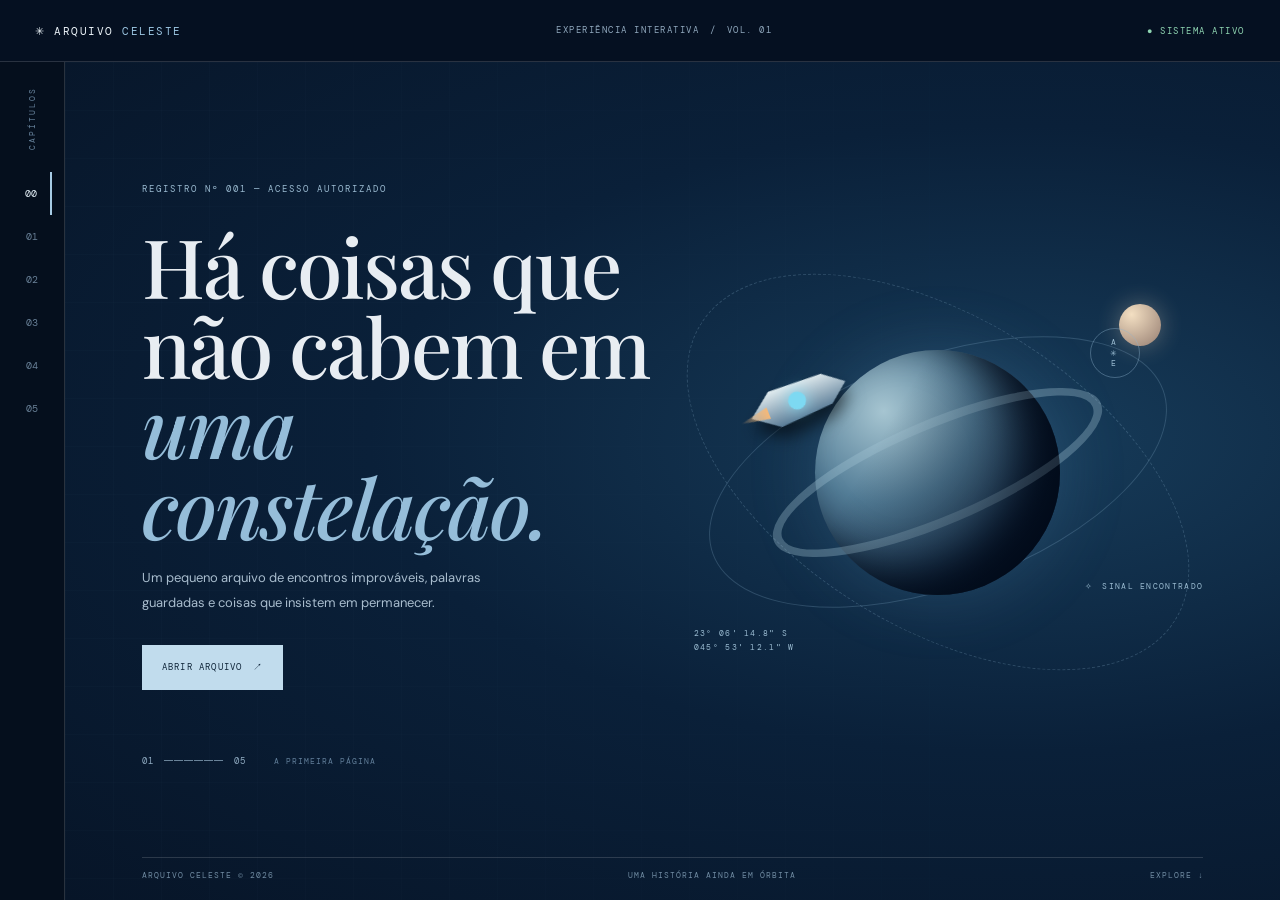
<file: index.html>
<!doctype html><html lang="pt-BR"><head><meta charset="utf-8"><meta name="viewport" content="width=device-width,initial-scale=1"><meta name="theme-color" content="#08182d"><title>Arquivo Celeste</title><link rel="preconnect" href="https://fonts.googleapis.com"><link href="https://fonts.googleapis.com/css2?family=DM+Mono:wght@400;500&family=DM+Sans:wght@400;500;700&family=Playfair+Display:ital,wght@0,500;0,600;1,500&display=swap" rel="stylesheet"><link rel="stylesheet" href="style.css"></head><body><div class="grain"></div><header><a class="brand" href="#" data-go="home">✳ ARQUIVO <b>CELESTE</b></a><span>EXPERIÊNCIA INTERATIVA　/　VOL. 01</span><span class="live">● SISTEMA ATIVO</span></header><nav class="rail"><small>CAPÍTULOS</small><button class="active" data-go="home">00</button><button data-go="intro">01</button><button data-go="game">02</button><button data-go="interlude">03</button><button data-go="quiz">04</button><button data-go="end">05</button></nav><main>
<section id="home" class="screen active blue"><div class="grid"></div><div class="hero"><div class="hero-copy"><label>REGISTRO Nº 001 — ACESSO AUTORIZADO</label><h1>Há coisas que<br>não cabem em<br><em>uma constelação.</em></h1><p>Um pequeno arquivo de encontros improváveis, palavras guardadas e coisas que insistem em permanecer.</p><button class="primary" data-go="intro">ABRIR ARQUIVO　↗</button><div class="folio">01　━━━━━━　05　 <small>A PRIMEIRA PÁGINA</small></div></div><div class="space-art"><div class="orbit o1"></div><div class="orbit o2"></div><div class="planet"><i></i></div><div class="moon"></div><div class="ship"><b></b><i></i></div><span class="coord">23° 06' 14.8" S<br>045° 53' 12.1" W</span><span class="signal">✧　SINAL ENCONTRADO</span><span class="seal">A<br>✳<br>E</span></div></div><footer>ARQUIVO CELESTE © 2026 <span>UMA HISTÓRIA AINDA EM ÓRBITA</span><span>EXPLORE ↓</span></footer></section>
<section id="intro" class="screen blue"><div class="heading"><label>PRÓLOGO / NOTA DE ABERTURA</label><h2>Antes de qualquer<br><em>começo.</em></h2><p>Alguns registros não foram feitos para explicar. Foram feitos para que certas coisas não se percam.</p></div><div class="intro-grid"><article class="paper"><small>NOTA 001-A　/　ARQUIVO PESSOAL</small><blockquote>“Há pessoas que chegam e, sem perceber, <em>alteram a gravidade</em> de tudo ao redor.”</blockquote><small>FRAGMENTO DE UM PENSAMENTO　✳</small></article><div class="memories"><div class="photo p1"><span>01 / O QUE FICA</span></div><div class="photo p2"><span>02 / O QUE SE DESCOBRE</span></div><small>IMAGENS DE UM UNIVERSO PARTICULAR ↗</small></div><article class="manifesto"><label>MANIFESTO<br><strong>001</strong></label><p>Este arquivo não promete respostas. É feito de pequenas missões, referências, lembranças e perguntas que merecem ser feitas com calma.</p><p>Leia sem pressa. Explore sem mapa. E, se alguma coisa parecer familiar, talvez seja porque ela já estava aqui.</p><button class="link" data-go="game">INICIAR PRIMEIRA MISSÃO →</button></article></div><footer>BLUE SECTOR / 01 <span>PRÓXIMO: UMA PEQUENA INTERFERÊNCIA NO ESPAÇO</span></footer></section>
<section id="game" class="screen blue"><div class="game-title"><div><label>MISSÃO 01 / DEFESA ORBITAL</label><h2>Não deixe que<br><em>eles escapem.</em></h2></div><div class="seal round">ARQUIVO<br><b>01</b><br>ATIVO</div></div><div class="instructions">⌖　 Os cupidos invadiram o setor. <b>Toque diretamente neles para disparar.</b> Acerte 12 alvos antes que suas três chances acabem. <small>TOQUE / CLIQUE</small></div><div class="gamebox"><div class="hud"><div><small>ALVOS ATINGIDOS</small><b id="score">00 <i>/ 12</i></b></div><span>● SISTEMA DE MIRA ONLINE</span><div><small>ENERGIA</small><b class="hearts" id="hearts">♥ ♥ ♥</b></div></div><canvas id="field"></canvas><div class="overlay" id="overlay"><div><small>SETOR 01 // OPERAÇÃO CUPIDO</small><h3>Pronto para<br><em>interceptar?</em></h3><p>Os alvos atravessarão o campo. Mire e toque neles antes que desapareçam.</p><button class="primary" id="start">INICIAR OPERAÇÃO ↗</button></div></div><div class="gamefoot"><span>TRACKING: <b id="tracking">AGUARDANDO</b></span><span>ALVOS NO SETOR: <b id="count">—</b></span><span>SECTOR 7G · DEEP SPACE</span></div></div><p class="tip">✳　DICA: não é preciso arrastar. Basta tocar diretamente nos cupidos.</p></section>
<section id="interlude" class="screen purple"><div class="interlude"><aside>INTERLÚDIO I　│　ENTRE O RUÍDO E A PALAVRA</aside><div class="inter-copy"><label>PAUSA PARA LEITURA / 02</label><div class="quote">“</div><h2>Talvez compreender<br>seja também uma<br>forma de <em>aproximação.</em></h2><p>Há frases que não terminam quando a leitura acaba. Elas continuam trabalhando em silêncio, encontrando novos sentidos conforme a gente muda.</p><small>━━━━　UM INTERVALO ENTRE DUAS MISSÕES</small><button class="primary purplebtn" data-go="quiz">CONTINUAR PARA O ARQUIVO LITERÁRIO ↗</button></div><div class="book"><div class="cover"><small>COLEÇÃO DE FRAGMENTOS</small><b>Entre<br>linhas</b><small>VOL. 01 · 2026</small><i>✳</i></div></div></div><footer>PURPLE SECTOR / 02 <span>O PRÓXIMO DESAFIO EXIGE ATENÇÃO</span></footer></section>
<section id="quiz" class="screen purple"><div class="game-title"><div><label>MISSÃO 02 / EXERCÍCIO DE LEITURA</label><h2>Leia nas<br><em>entrelinhas.</em></h2></div><div class="progress"><b id="qnum">01</b><span><i id="bar"></i></span>03</div></div><div class="quiz"><aside><strong>§</strong>DEPARTAMENTO<br>DE LITERATURA<hr>TRÊS FRAGMENTOS.<br>TRÊS ESCOLHAS.<br>NENHUMA PRESSA.</aside><div class="qarea"><small id="qtype">FRAGMENTO 01 / AUTORIA</small><article class="quote-card"><blockquote id="quote">Não se pode escrever nada com indiferença.</blockquote><small>FRAGMENTO DO ARQUIVO // LEITURA ATENTA</small></article><h3 id="prompt">A quem pertence este pensamento?</h3><div id="answers" class="answers"></div><p id="feedback"></p><button class="primary purplebtn" id="next" disabled>CONFIRMAR RESPOSTA →</button></div></div><footer>PURPLE SECTOR / 03 <span>INTERPRETAÇÃO É UMA FORMA DE INVESTIGAÇÃO</span></footer></section>
<section id="end" class="screen red"><div class="red-geometry"></div><div class="ending"><label>INTERLÚDIO II / ÚLTIMO REGISTRO DISPONÍVEL</label><small>04 — 05</small><h2>O que ainda<br>não foi <em>dito.</em></h2><p>Você chegou até aqui. O próximo capítulo permanece fechado por enquanto — não por falta de caminho, mas porque algumas ideias precisam de tempo para encontrar sua própria forma.</p><div class="endfoot">ARQUIVO CELESTE / FIM DA VERSÃO 01 <button class="link" data-go="home">↶ VOLTAR AO INÍCIO</button></div></div><span class="side-note">A CONTINUAÇÃO AINDA ESTÁ SENDO ESCRITA</span><footer>RED SECTOR / 04 <span>FIM DO ARQUIVO DISPONÍVEL</span></footer></section></main><script src="script.js"></script></body></html>
</file>
<file: style.css>
*{box-sizing:border-box} :root{--line:#ffffff25;--pale:#d9e8f1}body{margin:0;background:#050d19;color:#e8edf2;font-family:"DM Sans",sans-serif}.grain{pointer-events:none}header{height:62px;position:absolute;z-index:5;top:0;left:0;right:0;border-bottom:1px solid var(--line);background:#061326aa;backdrop-filter:blur(12px);display:flex;align-items:center;justify-content:space-between;padding:0 35px;font:9px "DM Mono";letter-spacing:1.5px;color:#91a9be}header .brand{font-size:11px;color:#edf5fa;text-decoration:none}header b{color:#9bc5e1;font-weight:400}.live{color:#8fd5b2}.rail{position:absolute;z-index:6;top:62px;bottom:0;width:65px;border-right:1px solid var(--line);display:flex;align-items:center;flex-direction:column;padding-top:25px;background:#06132655}.rail small{writing-mode:vertical-rl;transform:rotate(180deg);font:8px "DM Mono";letter-spacing:2px;color:#66819a;margin-bottom:22px}.rail button{border:0;background:none;color:#698097;font:10px "DM Mono";height:43px;width:40px;cursor:pointer}.rail button.active{color:#e5f1f8;border-right:2px solid #a7cce5}main{margin-left:65px;padding-top:62px}.screen{display:none;position:relative;min-height:calc(100vh - 62px);padding:55px clamp(25px,6vw,85px) 70px;overflow:hidden;animation:appear .6s ease}.screen.active{display:block}@keyframes appear{from{opacity:0;transform:translateY(12px)}to{opacity:1;transform:none}}.blue{background:radial-gradient(ellipse at 78% 45%,#173c5a,#0a2039 48%,#071528 100%)}.grid{position:absolute;inset:0;opacity:.16;background-image:linear-gradient(#8bb1cf22 1px,transparent 1px),linear-gradient(90deg,#8bb1cf22 1px,transparent 1px);background-size:48px 48px;mask-image:linear-gradient(90deg,#000,transparent)}label{font:9px "DM Mono";letter-spacing:2px;color:#9bbbd1}.hero{min-height:calc(100vh - 190px);display:grid;grid-template-columns:1fr 1fr;align-items:center;position:relative;z-index:1}.hero-copy h1,.heading h2,.game-title h2,.inter-copy h2,.ending h2{font:clamp(48px,6.4vw,88px)/.98 "Playfair Display";font-weight:500;letter-spacing:-2px;margin:28px 0 20px}.hero-copy h1 em,.heading em,.game-title em,.inter-copy em,.ending em{color:#95bdd9}.hero-copy p,.heading p{max-width:400px;color:#a9bdce;font-size:13px;line-height:1.9;margin-bottom:30px}.primary{border:1px solid #c1dced;background:#c1dced;color:#10263a;padding:15px 19px;font:9px "DM Mono";letter-spacing:1.2px;cursor:pointer;transition:.2s}.primary:hover{background:#eff8ff;transform:translateY(-2px);box-shadow:0 8px 25px #7db6da44}.folio{margin-top:65px;color:#91acc2;font:9px "DM Mono";letter-spacing:1px}.folio small{margin-left:12px;color:#617e99}.space-art{height:480px;position:relative;display:grid;place-items:center}.orbit{position:absolute;border:1px solid #9dc5df38;border-radius:50%;left:50%;top:50%;transform:translate(-50%,-50%) rotate(-20deg)}.o1{width:480px;height:230px}.o2{width:560px;height:310px;transform:translate(-50%,-50%) rotate(32deg);border-style:dashed}.planet{width:245px;height:245px;border-radius:50%;background:radial-gradient(circle at 28% 25%,#a6c5d1,#527c96 36%,#1b3855 72%,#081629);box-shadow:inset -35px -20px 45px #020b18,0 0 70px #6ca9d133;position:relative}.planet:before{content:"";position:absolute;inset:70px -55px;border:9px solid #a6c7d455;border-radius:50%;transform:rotate(-23deg)}.planet i{position:absolute;inset:0;border-radius:50%;background:linear-gradient(120deg,transparent 30%,#020b1caa)}.moon{position:absolute;right:8%;top:15%;width:42px;height:42px;border-radius:50%;background:radial-gradient(circle at 30% 25%,#f3dfc2,#957d71);box-shadow:0 0 25px #f3dfc255}.ship{position:absolute;left:12%;top:30%;width:125px;height:48px;transform:rotate(-22deg);animation:float 5s ease-in-out infinite;filter:drop-shadow(0 12px 8px #0008)}.ship:before{content:"";position:absolute;inset:5px 12px;background:linear-gradient(#e3edf0,#597b96);clip-path:polygon(0 50%,25% 0,80% 8%,100% 50%,80% 92%,25% 100%)}.ship b{position:absolute;left:52px;top:15px;width:18px;height:18px;background:#7dd9f2;border-radius:50%;box-shadow:0 0 15px #7dd9f2}.ship i{position:absolute;left:0;top:19px;width:30px;height:12px;background:linear-gradient(90deg,transparent,#f5b878);clip-path:polygon(100% 0,100% 100%,0 50%)}@keyframes float{50%{translate:0 -12px}}.coord,.signal,.seal{position:absolute;font:8px "DM Mono";letter-spacing:1.3px;color:#9abbd1}.coord{left:4%;bottom:12%;line-height:1.8}.signal{right:0;bottom:25%}.seal{right:12%;top:20%;border:1px solid #8eb5d066;border-radius:50%;width:50px;height:50px;display:grid;place-content:center;text-align:center;line-height:1.3}.seal.round{position:static;flex-shrink:0;width:75px;height:75px}.seal b{font:27px "Playfair Display"}.screen footer{position:absolute;bottom:20px;left:clamp(25px,6vw,85px);right:clamp(25px,6vw,85px);border-top:1px solid var(--line);padding-top:12px;display:flex;justify-content:space-between;color:#708ba2;font:8px "DM Mono";letter-spacing:1px}.heading{position:relative;z-index:1}.heading h2,.game-title h2{font-size:clamp(43px,5vw,66px);margin:20px 0 12px}.intro-grid{display:grid;grid-template-columns:1.1fr .9fr .85fr;gap:28px;align-items:center;position:relative;z-index:1;margin-top:45px}.paper{background:#d8d4c9;color:#1c3041;padding:25px 28px;min-height:260px;box-shadow:12px 18px 30px #0004;transform:rotate(-1deg);display:flex;flex-direction:column;justify-content:space-between}.paper small{font:8px "DM Mono";letter-spacing:1px;color:#64727c}.paper blockquote{font:clamp(25px,2.5vw,36px)/1.25 "Playfair Display";margin:25px 0}.paper em{color:#557b96}.memories{height:300px;position:relative}.photo{position:absolute;width:76%;height:205px;border:7px solid #d8d7ce;box-shadow:0 12px 25px #0005}.photo span{position:absolute;bottom:8px;left:10px;color:white;font:8px "DM Mono";text-shadow:0 1px 5px #000}.p1{top:0;left:0;transform:rotate(-5deg);background:radial-gradient(circle at 70% 22%,#f4d7a6 0 5%,transparent 6%),linear-gradient(160deg,#223d51,#6c8a91 50%,#c69a75)}.p2{right:0;bottom:0;transform:rotate(5deg);background:radial-gradient(circle at 55% 35%,#e6d6bf 0 20%,transparent 21%),linear-gradient(140deg,#282a47,#80586a 65%,#d3a68b)}.memories>small{position:absolute;bottom:-5px;left:4px;color:#91a9bb;font:7px "DM Mono";letter-spacing:1px}.manifesto{border-left:1px solid #7794aa;padding:10px 0 10px 24px;color:#afc0ce;font-size:12px;line-height:1.9}.manifesto label{line-height:1.5}.manifesto strong{font:38px "Playfair Display";color:#e0ebf2}.manifesto p{margin:15px 0}.link{border:0;border-bottom:1px solid #7998b1;background:none;color:#c3ddeb;padding:10px 0;font:9px "DM Mono";letter-spacing:1px;cursor:pointer}.game-title{display:flex;align-items:flex-end;justify-content:space-between;position:relative;z-index:1}.instructions{position:relative;z-index:1;border:1px solid #62829e66;background:#0a1d32;padding:13px 16px;color:#b7c9d7;font-size:11px;margin:12px 0 15px}.instructions b{color:white}.instructions small{float:right;font:8px "DM Mono";color:#88a7bf;letter-spacing:1px}.gamebox{position:relative;border:1px solid #6487a5;background:#061222;z-index:1;box-shadow:0 20px 45px #0005}.hud{height:48px;background:#0b1d30;border-bottom:1px solid #3a5a75;display:flex;justify-content:space-between;align-items:center;padding:0 17px;font:8px "DM Mono";color:#829eb4}.hud small{display:block;font-size:7px;letter-spacing:1px;margin-bottom:3px}.hud b{font:19px "DM Mono";color:#e4eef4}.hud i{font:10px "DM Mono";color:#819db2}.hud .hearts{font-size:14px;color:#e58fa0;letter-spacing:3px}.gamebox canvas{display:block;width:100%;height:340px;touch-action:manipulation;cursor:crosshair;background:#061222}.overlay{position:absolute;inset:48px 0 32px;display:grid;place-items:center;text-align:center;background:#061326bb;backdrop-filter:blur(3px)}.overlay.hidden{display:none}.overlay>div{max-width:350px;padding:20px}.overlay small{font:8px "DM Mono";letter-spacing:2px;color:#a2c5dc}.overlay h3{font:39px/1 "Playfair Display";margin:18px 0}.overlay h3 em{color:#9ac4e0}.overlay p{color:#adc0ce;font-size:11px;line-height:1.7}.gamefoot{height:32px;display:flex;align-items:center;justify-content:space-between;padding:0 12px;border-top:1px solid #395b77;color:#7c97ad;font:7px "DM Mono";letter-spacing:.7px}.gamefoot b{color:#c5dbe9}.tip{position:relative;z-index:1;color:#819bb0;font:8px "DM Mono";margin-top:13px}.purple{background:radial-gradient(ellipse at 70% 45%,#492653,#291638 48%,#1a1028)}.interlude{min-height:calc(100vh - 190px);display:grid;grid-template-columns:55px 1.1fr .8fr;gap:35px;align-items:center;position:relative;z-index:1}.interlude aside{writing-mode:vertical-rl;font:8px "DM Mono";letter-spacing:1.5px;color:#b18cbd;height:330px;display:flex;align-items:center}.inter-copy{padding:20px 0}.quote{font:90px/.8 "Playfair Display";color:#b28abc;margin-top:40px}.inter-copy h2{font-size:clamp(43px,5.2vw,70px);margin:0 0 23px}.inter-copy h2 em{color:#d4addd}.inter-copy p{max-width:430px;color:#c2accb;font-size:13px;line-height:1.9}.inter-copy>small{display:block;color:#a889b4;font:8px "DM Mono";margin:27px 0}.purplebtn{background:#d8b9df;border-color:#f0d5f3;color:#2b1834}.book{width:205px;height:285px;position:relative;justify-self:center;transform:rotate(-8deg);filter:drop-shadow(20px 22px 18px #0008)}.cover{position:absolute;inset:0 12px 0 0;background:linear-gradient(135deg,#75427e,#25152e);border:1px solid #c59bd080;padding:23px 20px;display:flex;flex-direction:column;justify-content:space-between}.cover small{font:7px "DM Mono";letter-spacing:1px}.cover b{font:39px/1 "Playfair Display";font-weight:500}.cover i{position:absolute;right:18px;top:18px;color:#e0c0e7;font-size:22px}.cover:after{content:"";position:absolute;right:-12px;top:4px;bottom:4px;width:12px;background:repeating-linear-gradient(90deg,#e9dfe5 0 2px,#bdaebd 3px 4px)}.quiz{display:grid;grid-template-columns:160px 1fr;gap:30px;position:relative;z-index:1;margin-top:25px}.quiz>aside{border-right:1px solid #8d6999;padding-right:20px;color:#b999c2;font:8px "DM Mono";line-height:1.8}.quiz>aside strong{display:block;font:55px "Playfair Display";margin-bottom:20px}.quiz>aside hr{border:0;border-top:1px solid #8d6999;width:35px;margin:20px 0}.qarea{max-width:800px}.qarea>small,.qarea #feedback{font:8px "DM Mono";letter-spacing:1px;color:#c0a1ca}.quote-card{background:#e1d7df;color:#33283a;padding:22px 30px;margin:12px 0 20px;box-shadow:8px 10px 25px #0003}.quote-card blockquote{font:clamp(21px,2.4vw,30px)/1.35 "Playfair Display";margin:8px 0 20px}.quote-card small{font:7px "DM Mono";letter-spacing:1px;color:#806c85}.qarea h3{font:19px "Playfair Display";font-weight:500}.answers{display:grid;grid-template-columns:1fr 1fr;gap:9px}.answer{background:#2b1a38;border:1px solid #785b84;color:#e1cde6;text-align:left;padding:13px 15px;cursor:pointer;font:11px "DM Sans"}.answer.selected{border-color:#e5c4ec;background:#4a3153}.answer.correct{background:#1d493b;border-color:#87c9a8}.answer.wrong{background:#512b3a;border-color:#d98b9c}.qarea #feedback{min-height:24px;line-height:1.5}.progress{display:flex;align-items:center;gap:10px;color:#d9bce0;font:10px "DM Mono";margin-bottom:25px}.progress b{font:24px "Playfair Display"}.progress span{width:100px;height:2px;background:#765481}.progress i{display:block;width:33%;height:100%;background:#e2c0e9}.primary:disabled{opacity:.4;cursor:not-allowed}.red{background:radial-gradient(ellipse at 80% 45%,#6b1e2b,#3c101e 48%,#210b15)}.red-geometry{position:absolute;width:520px;height:520px;border:1px solid #c06d7a55;border-radius:50%;right:-60px;top:15%;box-shadow:0 0 0 40px #c06d7a0b,0 0 0 90px #c06d7a08}.ending{position:relative;z-index:1;max-width:850px;margin:7vh auto}.ending label{color:#d6a0a9}.ending>small{display:block;margin-top:65px;color:#c47d89;font:11px "DM Mono";letter-spacing:2px}.ending h2{font-size:clamp(65px,9vw,115px);margin:22px 0 28px}.ending h2 em{color:#f0abb4}.ending p{max-width:450px;color:#d1aab0;font-size:14px;line-height:1.9}.endfoot{border-top:1px solid #b96e7a55;margin-top:75px;padding-top:18px;display:flex;justify-content:space-between;color:#c1848e;font:8px "DM Mono";letter-spacing:1px}.side-note{position:absolute;right:25px;top:40%;writing-mode:vertical-rl;color:#bd7a86;font:7px "DM Mono";letter-spacing:2px}
@media(max-width:850px){.intro-grid{grid-template-columns:1fr 1fr}.manifesto{grid-column:1/-1}.interlude{grid-template-columns:35px 1fr .65fr;gap:18px}.book{transform:scale(.8) rotate(-8deg)}}
@media(max-width:620px){header{height:54px;padding:0 13px;font-size:7px}.header span:nth-child(2){display:none}.rail{top:54px;width:43px}.rail button{width:30px}main{margin-left:43px;padding-top:54px}.screen{padding:32px 16px 65px;min-height:calc(100vh - 54px)}.hero{display:flex;flex-direction:column;align-items:stretch;min-height:auto}.hero-copy h1{font-size:52px;margin:23px 0 16px}.hero-copy p{font-size:12px}.folio{margin-top:32px}.space-art{height:270px;transform:scale(.8);margin:-10px -25px}.planet{width:205px;height:205px}.o1{width:360px}.o2{width:440px}.screen footer{left:16px;right:16px;font-size:6px}.screen footer span:nth-child(2){text-align:right}.screen footer span:nth-child(2):last-child{display:none}.heading h2,.game-title h2{font-size:46px}.intro-grid{display:flex;flex-direction:column;align-items:stretch;gap:30px;margin-top:28px}.paper{min-height:220px}.paper blockquote{font-size:29px}.memories{height:260px;margin:0 12px}.photo{height:180px}.manifesto{padding-left:17px}.game-title{align-items:flex-start}.seal.round{width:58px;height:58px;font-size:7px}.seal b{font-size:22px}.instructions{font-size:10px;line-height:1.6}.instructions small{display:none}.hud{padding:0 9px}.hud>span{display:none}.gamebox canvas{height:340px}.gamefoot{font-size:6px;padding:0 7px}.gamefoot span:last-child{display:none}.interlude{display:flex;flex-direction:column;align-items:stretch;gap:0}.interlude aside{writing-mode:initial;height:auto;margin-bottom:30px}.quote{margin-top:28px;font-size:75px}.inter-copy h2{font-size:46px}.inter-copy p{font-size:12px}.book{height:220px;width:160px;transform:scale(.75) rotate(-8deg);transform-origin:top center;margin:25px auto 0}.quiz{display:block;margin-top:15px}.quiz>aside{display:none}.progress{gap:6px}.progress span{width:45px}.quote-card{padding:18px 22px}.quote-card blockquote{font-size:22px}.answers{grid-template-columns:1fr}.answer{padding:14px}.ending{margin:5vh auto}.ending>small{margin-top:55px}.ending h2{font-size:65px}.ending p{font-size:12px}.endfoot{flex-direction:column;gap:15px;margin-top:50px}.side-note{right:7px;font-size:6px}.red-geometry{width:300px;height:300px;right:-130px}}
</file>
